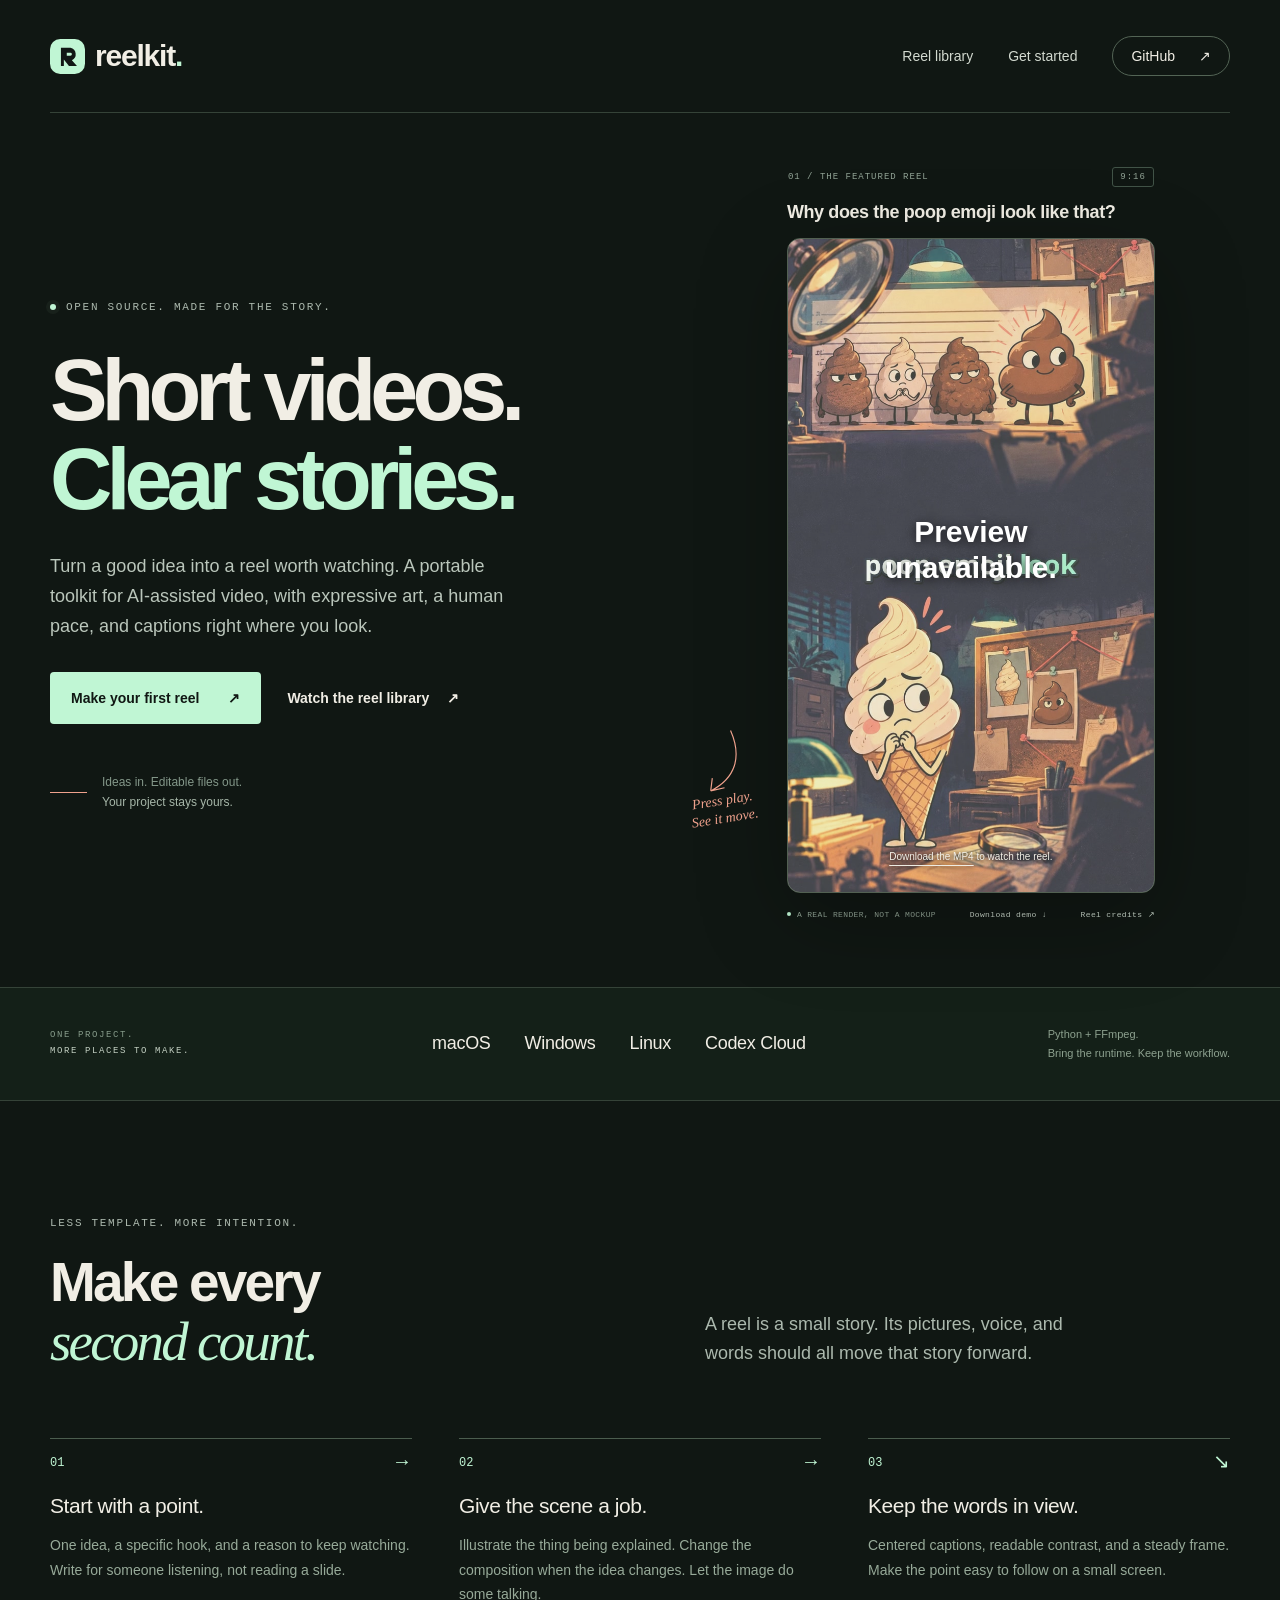
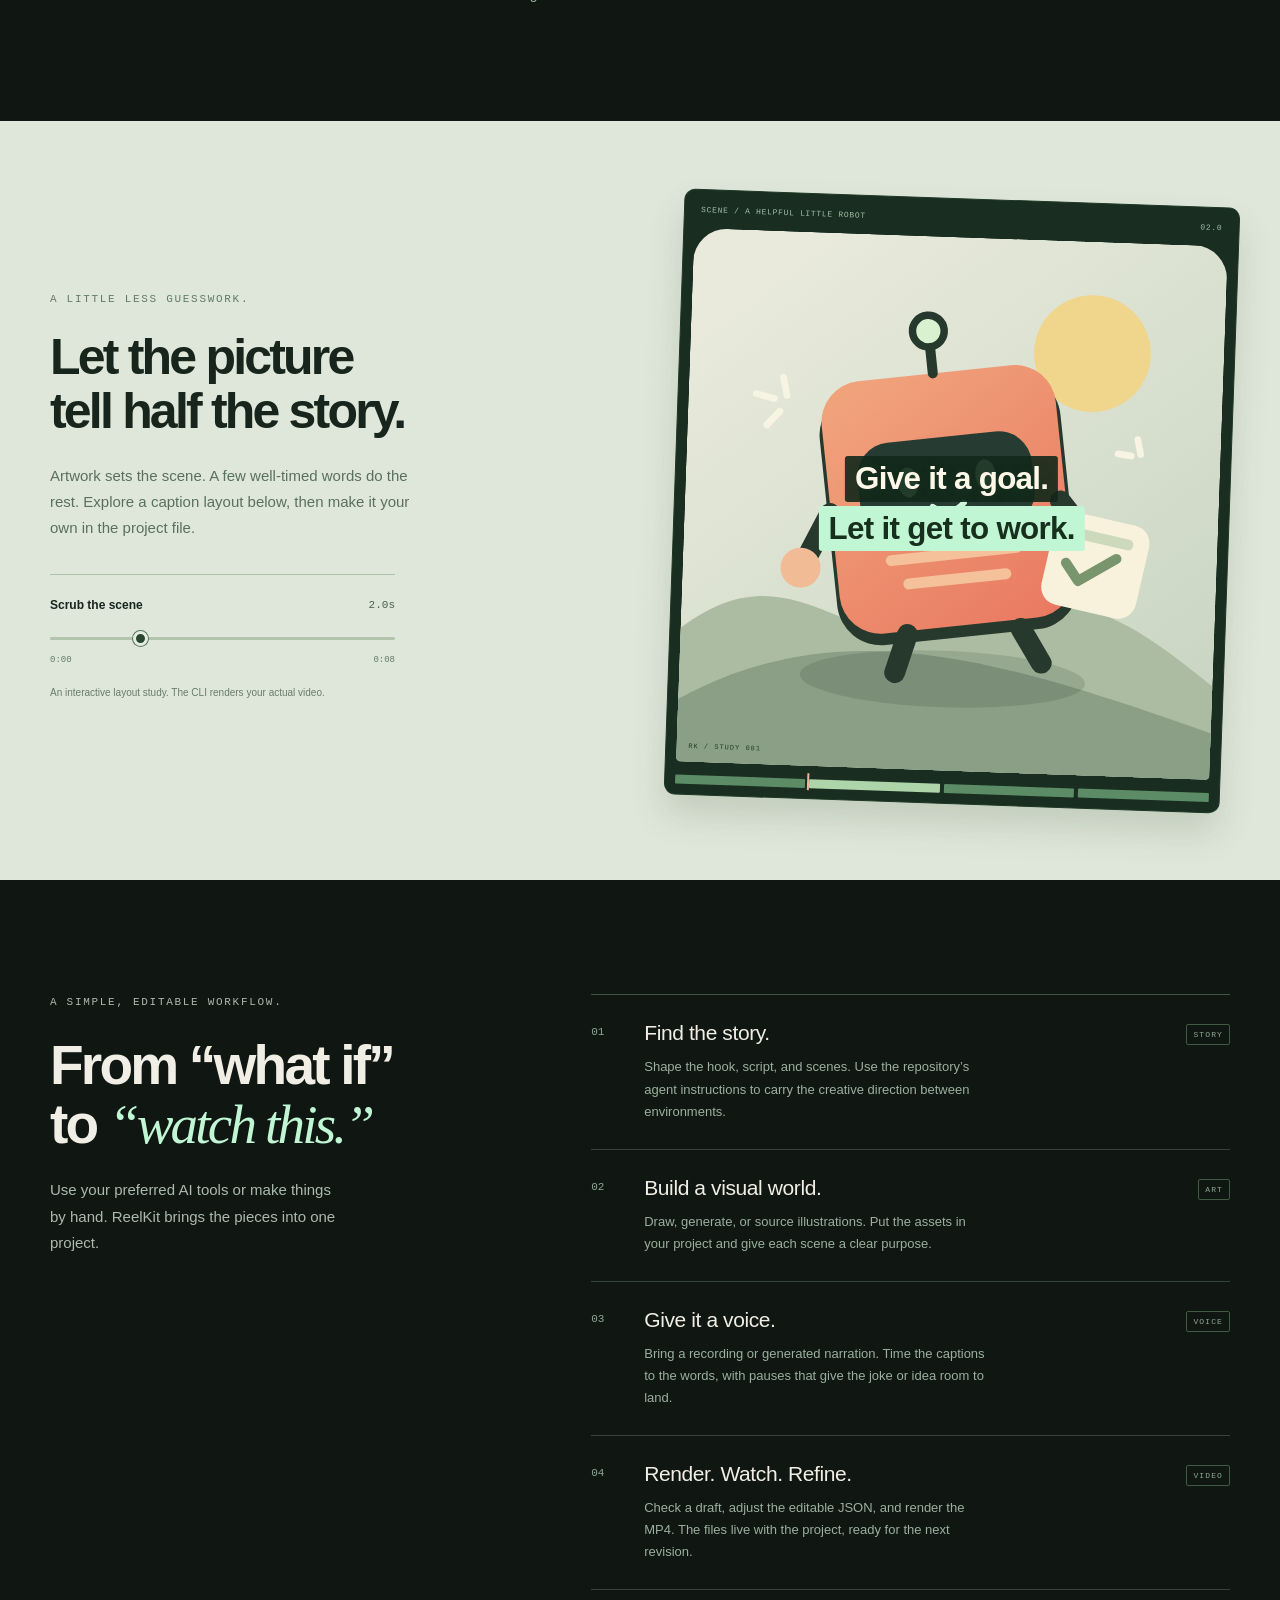
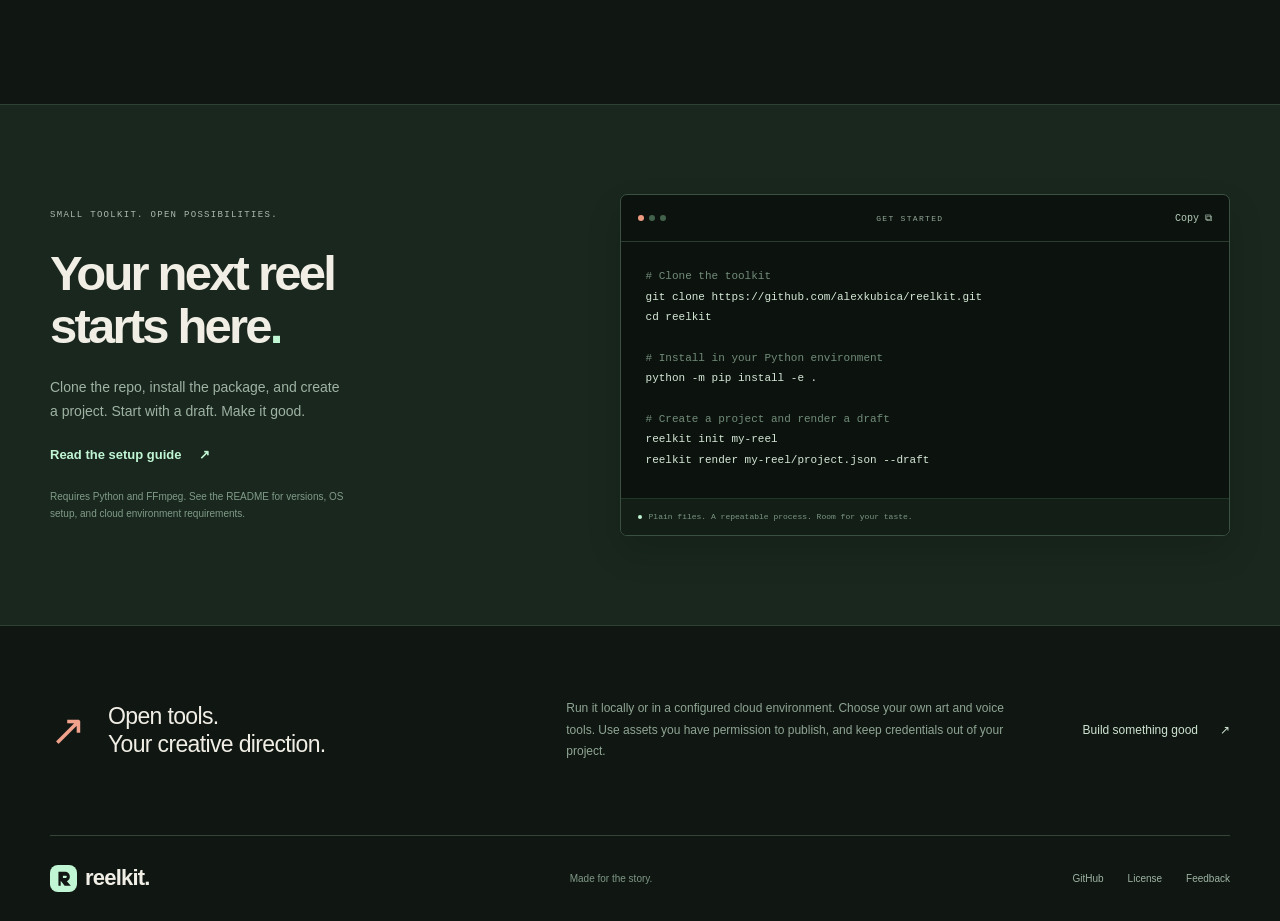
<file: docs/index.html>
<!doctype html>
<html lang="en">
<head>
  <meta charset="utf-8">
  <meta name="viewport" content="width=device-width, initial-scale=1">
  <meta name="theme-color" content="#101713">
  <meta name="description" content="An open, portable toolkit for making AI-assisted vertical videos with thoughtful scenes, clear voiceover, and centered captions.">
  <meta property="og:type" content="website">
  <meta property="og:title" content="ReelKit — Short videos. Clear stories.">
  <meta property="og:description" content="Write a story. Bring your art and voice. Render a reel. An open toolkit for AI-assisted vertical video.">
  <meta property="og:image" content="https://alexkubica.github.io/reelkit/assets/social-card.png">
  <meta property="og:image:width" content="1200">
  <meta property="og:image:height" content="630">
  <meta property="og:url" content="https://alexkubica.github.io/reelkit/">
  <link rel="icon" href="./assets/mark.svg" type="image/svg+xml">
  <link rel="stylesheet" href="./styles.css?v=library-1">
  <script src="./app.js?v=poop-english-1" defer></script>
  <title>ReelKit — Short videos. Clear stories.</title>
</head>
<body>
  <a class="skip-link" href="#main">Skip to content</a>
  <header class="site-header shell">
    <a class="wordmark" href="#" aria-label="ReelKit home"><img src="./assets/mark.svg" width="35" height="35" alt=""><span>reelkit<span class="wordmark-period">.</span></span></a>
    <nav aria-label="Main navigation"><a href="./library.html">Reel library</a><a class="nav-setup" href="#start">Get started</a><a class="nav-github" href="https://github.com/alexkubica/reelkit">GitHub <span aria-hidden="true">↗</span></a></nav>
  </header>

  <main id="main">
    <section class="hero shell" aria-labelledby="hero-title">
      <div class="hero-copy">
        <p class="eyebrow"><span class="status-dot" aria-hidden="true"></span> Open source. Made for the story.</p>
        <h1 id="hero-title">Short videos.<br><span>Clear stories.</span></h1>
        <p class="hero-description">Turn a good idea into a reel worth watching. A portable toolkit for AI-assisted video, with expressive art, a human pace, and captions right where you look.</p>
        <div class="hero-actions"><a class="button button-primary" href="#start">Make your first reel <span aria-hidden="true">↗</span></a><a class="text-link" href="./library.html">Watch the reel library <span aria-hidden="true">↗</span></a></div>
        <div class="hero-note"><span class="note-line" aria-hidden="true"></span><p>Ideas in. Editable files out.<br><strong>Your project stays yours.</strong></p></div>
      </div>

      <div class="hero-stage">
        <div class="stage-topline"><span>01 / THE FEATURED REEL</span><span class="stage-format">9:16</span></div>
        <div class="featured-reel"><h2 id="featured-reel-title">Why does the poop emoji look like that?</h2></div>
        <div class="video-frame">
          <video id="demo-video" class="demo-video" controls playsinline preload="metadata" poster="./assets/poster.jpg?v=poop-english-1" aria-labelledby="featured-reel-title">
            <source src="./assets/demo.mp4?v=poop-english-1" type="video/mp4">
            Your browser cannot play this video. <a href="./assets/demo.mp4?v=poop-english-1">Download the MP4 demo.</a>
          </video>
          <div class="video-fallback" id="video-fallback" hidden><img src="./assets/poster.jpg?v=poop-english-1" alt="Cartoon poop and ice cream in the featured reel"><p>Preview<br>unavailable.</p><span><a href="./assets/demo.mp4?v=poop-english-1" download>Download the MP4</a> to watch the reel.</span></div>
        </div>
        <div class="stage-bottomline"><span><i aria-hidden="true"></i> A REAL RENDER, NOT A MOCKUP</span><a href="./assets/demo.mp4?v=poop-english-1" download>Download demo <span aria-hidden="true">↓</span></a><a href="https://github.com/alexkubica/reelkit/blob/main/docs/assets/FEATURED-REEL.md">Reel credits <span aria-hidden="true">↗</span></a></div>
        <div class="margin-note"><svg viewBox="0 0 70 52" aria-hidden="true"><path d="M65 4C56 33 36 45 8 38m0 0 10-9M8 38l13 7"/></svg><span>Press play.<br>See it move.</span></div>
      </div>
    </section>

    <div class="platform-band"><div class="shell platform-inner"><p>ONE PROJECT.<br><strong>MORE PLACES TO MAKE.</strong></p><ul aria-label="Supported environments"><li>macOS</li><li>Windows</li><li>Linux</li><li>Codex Cloud</li></ul><span>Python + FFmpeg.<br>Bring the runtime. Keep the workflow.</span></div></div>

    <section class="approach shell section-space" id="approach" aria-labelledby="approach-title">
      <div class="section-heading"><p class="eyebrow">LESS TEMPLATE. MORE INTENTION.</p><h2 id="approach-title">Make every<br><em>second count.</em></h2><p>A reel is a small story. Its pictures, voice, and words should all move that story forward.</p></div>
      <div class="principle-grid">
        <article class="principle"><div class="principle-number">01 <span>→</span></div><h3>Start with a point.</h3><p>One idea, a specific hook, and a reason to keep watching. Write for someone listening, not reading a slide.</p></article>
        <article class="principle"><div class="principle-number">02 <span>→</span></div><h3>Give the scene a job.</h3><p>Illustrate the thing being explained. Change the composition when the idea changes. Let the image do some talking.</p></article>
        <article class="principle"><div class="principle-number">03 <span>↘</span></div><h3>Keep the words in view.</h3><p>Centered captions, readable contrast, and a steady frame. Make the point easy to follow on a small screen.</p></article>
      </div>
    </section>

    <section class="preview-section" aria-labelledby="preview-title">
      <div class="shell preview-layout">
        <div class="preview-copy"><p class="eyebrow">A LITTLE LESS GUESSWORK.</p><h2 id="preview-title">Let the picture<br>tell half the story.</h2><p>Artwork sets the scene. A few well-timed words do the rest. Explore a caption layout below, then make it your own in the project file.</p><div class="preview-controls"><label for="scene-time">Scrub the scene <output id="time-output" for="scene-time">2.0s</output></label><input id="scene-time" type="range" min="0" max="8" value="2" step="0.1" aria-describedby="preview-note"><div class="range-labels" aria-hidden="true"><span>0:00</span><span>0:08</span></div></div><p class="small-note" id="preview-note">An interactive layout study. The CLI renders your actual video.</p></div>
        <div class="scene-study">
          <div class="scene-toolbar"><span>SCENE / A HELPFUL LITTLE ROBOT</span><span id="scene-marker">02.0</span></div>
          <div class="scene-art"><img src="./assets/story.svg" alt="A warm coral robot with a completed task in a soft green landscape" width="640" height="640"><div class="scene-caption" id="scene-caption" aria-live="off"><span>Give it a goal.</span><span class="caption-highlight">Let it get to work.</span></div><span class="scene-corner" aria-hidden="true">RK / STUDY 001</span></div>
          <div class="caption-track" aria-hidden="true"><span></span><span></span><span></span><span></span><i id="track-playhead"></i></div>
        </div>
      </div>
    </section>

    <section class="workflow shell section-space" aria-labelledby="workflow-title">
      <div class="workflow-heading"><p class="eyebrow">A SIMPLE, EDITABLE WORKFLOW.</p><h2 id="workflow-title">From “what if”<br>to <em>“watch this.”</em></h2><p>Use your preferred AI tools or make things by hand. ReelKit brings the pieces into one project.</p></div>
      <ol class="workflow-list">
        <li><span class="step-number">01</span><div><h3>Find the story.</h3><p>Shape the hook, script, and scenes. Use the repository’s agent instructions to carry the creative direction between environments.</p></div><span class="step-tag">STORY</span></li>
        <li><span class="step-number">02</span><div><h3>Build a visual world.</h3><p>Draw, generate, or source illustrations. Put the assets in your project and give each scene a clear purpose.</p></div><span class="step-tag">ART</span></li>
        <li><span class="step-number">03</span><div><h3>Give it a voice.</h3><p>Bring a recording or generated narration. Time the captions to the words, with pauses that give the joke or idea room to land.</p></div><span class="step-tag">VOICE</span></li>
        <li><span class="step-number">04</span><div><h3>Render. Watch. Refine.</h3><p>Check a draft, adjust the editable JSON, and render the MP4. The files live with the project, ready for the next revision.</p></div><span class="step-tag">VIDEO</span></li>
      </ol>
    </section>

    <section class="quickstart-section" id="start" aria-labelledby="start-title">
      <div class="shell quickstart-layout">
        <div class="quickstart-copy"><p class="eyebrow">SMALL TOOLKIT. OPEN POSSIBILITIES.</p><h2 id="start-title">Your next reel<br>starts here<span>.</span></h2><p>Clone the repo, install the package, and create a project. Start with a draft. Make it good.</p><a class="text-link" href="https://github.com/alexkubica/reelkit#readme">Read the setup guide <span aria-hidden="true">↗</span></a><p class="requirements-note">Requires Python and FFmpeg. See the README for versions, OS setup, and cloud environment requirements.</p></div>
        <div class="terminal"><div class="terminal-bar"><span class="terminal-dots" aria-hidden="true"><i></i><i></i><i></i></span><span>GET STARTED</span><button id="copy-command" type="button" aria-label="Copy quickstart commands">Copy <span aria-hidden="true">⧉</span></button></div><pre><code id="quickstart-commands"><span class="code-comment"># Clone the toolkit</span>
git clone https://github.com/alexkubica/reelkit.git
cd reelkit

<span class="code-comment"># Install in your Python environment</span>
python -m pip install -e .

<span class="code-comment"># Create a project and render a draft</span>
reelkit init my-reel
reelkit render my-reel/project.json --draft</code></pre><div class="terminal-footer"><span class="terminal-dot" aria-hidden="true"></span> Plain files. A repeatable process. Room for your taste.</div></div>
      </div>
    </section>

    <section class="open-note shell" aria-label="Open source and responsible asset use"><div><span class="open-symbol" aria-hidden="true">↗</span><h2>Open tools.<br>Your creative direction.</h2></div><p>Run it locally or in a configured cloud environment. Choose your own art and voice tools. Use assets you have permission to publish, and keep credentials out of your project.</p><a href="https://github.com/alexkubica/reelkit">Build something good <span aria-hidden="true">↗</span></a></section>
  </main>

  <footer class="site-footer shell"><a class="wordmark footer-wordmark" href="#" aria-label="ReelKit, back to top"><img src="./assets/mark.svg" width="27" height="27" alt=""><span>reelkit.</span></a><p>Made for the story.</p><div><a href="https://github.com/alexkubica/reelkit">GitHub</a><a href="https://github.com/alexkubica/reelkit/blob/main/LICENSE">License</a><a href="https://github.com/alexkubica/reelkit/issues">Feedback</a></div></footer>
  <div id="copy-status" class="sr-only" role="status" aria-live="polite"></div>
</body>
</html>
</file>
<file: docs/styles.css>
@charset "UTF-8";

:root{color-scheme:dark;--ink:#101713;--surface:#17221b;--paper:#f1eee5;--muted:#acb9ae;--mint:#c0f6d4;--coral:#f0a28d;--line:#354338;--font:-apple-system,BlinkMacSystemFont,"Segoe UI",Arial,sans-serif;--mono:ui-monospace,SFMono-Regular,Consolas,"Liberation Mono",monospace}
*,*::before,*::after{box-sizing:border-box}
html{scroll-behavior:smooth;scroll-padding-top:35px}
body{margin:0;background:var(--ink);color:var(--paper);font-family:var(--font);-webkit-font-smoothing:antialiased}
button,input{font:inherit}
a{color:inherit;text-decoration:none;text-underline-offset:5px}
a:hover{text-decoration:underline}
button{cursor:pointer}
button:focus-visible,a:focus-visible,input:focus-visible{outline:3px solid var(--mint);outline-offset:6px}
img,video{max-width:100%;display:block}
button{color:inherit}
::selection{background:var(--mint);color:var(--ink)}
[hidden]{display:none!important}
.shell{width:min(1240px,calc(100% - 100px));margin-inline:auto}
.sr-only{position:absolute;width:1px;height:1px;padding:0;margin:-1px;overflow:hidden;clip:rect(0,0,0,0);white-space:nowrap;border:0}
.skip-link{position:fixed;top:-100px;left:20px;z-index:20;padding:14px;background:var(--mint);color:var(--ink)}
.skip-link:focus{top:15px}
.site-header{height:113px;display:flex;align-items:center;justify-content:space-between;border-bottom:1px solid var(--line)}
.wordmark{display:flex;align-items:center;gap:10px;font-weight:760;font-size:30px;letter-spacing:-1.2px}
.wordmark:hover{text-decoration:none}
.wordmark-period{color:var(--mint)}
nav{display:flex;gap:35px;align-items:center;font-size:14px}
nav a{color:#d2d9cf}
.nav-github{border:1px solid #536455;border-radius:100px;padding:11px 18px;display:flex;gap:24px;color:var(--paper)}
.hero{display:grid;grid-template-columns:1.2fr 1fr;gap:40px;align-items:center;min-height:810px;padding-block:54px 68px}
.hero-copy{padding-top:25px}
.eyebrow{font:11px/1.5 var(--mono);letter-spacing:1.7px;color:var(--muted);font-weight:500;margin:0 0 31px;text-transform:uppercase}
.hero .eyebrow{display:flex;gap:10px;align-items:center}
.status-dot{width:6px;height:6px;background:var(--mint);border-radius:50%;box-shadow:0 0 0 4px #c0f6d40b}
h1,h2,h3,p{margin-top:0}
h1{font-size:clamp(64px,6.75vw,96px);line-height:1.025;letter-spacing:-6px;font-weight:650;margin-bottom:29px}
h1>span{color:var(--mint)}
.hero-description{font-size:18px;line-height:1.65;max-width:470px;color:#bac6bb;margin-bottom:31px}
.hero-actions{display:flex;align-items:center;gap:26px;flex-wrap:wrap}
.button{display:inline-flex;align-items:center;justify-content:center;gap:29px;min-height:52px;padding:15px 21px;border-radius:4px;font-size:14px;font-weight:650;transition:background .2s,color .2s}
.button:hover{text-decoration:none;background:#ddffe9}
.button-primary{background:var(--mint);color:var(--ink)}
.text-link{display:inline-flex;gap:18px;align-items:center;font-size:14px;font-weight:600}
.hero-note{display:flex;gap:15px;align-items:center;margin-top:49px}
.note-line{width:37px;height:1px;background:var(--coral)}
.hero-note p{margin:0;color:#839789;font-size:12px;line-height:1.6}
.hero-note strong{font-weight:500;color:#a6b6a8}
.hero-stage{position:relative;width:368px;justify-self:center}
.stage-topline,.stage-bottomline{display:flex;align-items:center;justify-content:space-between;font:9px var(--mono);letter-spacing:1px;color:#92a496}
.stage-topline{padding:0 1px 13px}
.stage-format{border:1px solid #415347;border-radius:3px;padding:4px 7px}
.video-frame{aspect-ratio:9/16;border-radius:13px;background:#25342a;overflow:hidden;position:relative;border:1px solid #526052;box-shadow:0 25px 90px #0004}
.demo-video{width:100%;height:100%;object-fit:cover;background:#25342a}
.video-fallback{position:absolute;inset:0;background:#ccdbc5;display:flex;flex-direction:column;justify-content:center;color:var(--ink)}
.video-fallback>img{width:100%;margin-top:-80px}
.video-fallback>p{position:absolute;text-align:center;width:100%;font-size:30px;font-weight:800;line-height:1.2;color:white;text-shadow:0 2px 12px #000b}
.video-fallback>span{position:absolute;bottom:30px;left:20px;right:20px;font-size:10px;text-align:center}
.video-fallback a{text-decoration:underline}
.stage-bottomline{padding-top:17px;letter-spacing:.35px;font-size:8px;gap:12px;flex-wrap:wrap}
.stage-bottomline>span{display:flex;gap:6px;align-items:center}
.stage-bottomline i{display:block;width:4px;height:4px;border-radius:50%;background:var(--mint)}
.stage-bottomline a{color:#cad7cb}
.margin-note{position:absolute;bottom:92px;left:-107px;transform:rotate(-9deg);font-family:Georgia,serif;font-size:14px;font-style:italic;line-height:1.25;color:var(--coral);text-align:center}
.margin-note svg{width:67px;height:52px;display:block;margin-left:12px;fill:none;stroke:var(--coral);stroke-width:1.2;transform:rotate(-32deg)}
.platform-band{border-top:1px solid var(--line);border-bottom:1px solid var(--line);background:#142018}
.platform-inner{display:flex;align-items:center;justify-content:space-between;gap:35px;min-height:112px}
.platform-inner p{font:9px/1.7 var(--mono);letter-spacing:1.6px;margin:0;color:#879c8b}
.platform-inner p strong{font-weight:500;color:#c4d0c3}
.platform-inner ul{list-style:none;padding:0;margin:0;display:flex;align-items:center;gap:34px;font-size:18px;letter-spacing:-.3px;font-weight:500}
.platform-inner>span{font-size:11px;line-height:1.7;color:#8da18f}
.section-space{padding-block:114px}
.section-heading{display:grid;grid-template-columns:1fr 1fr;column-gap:130px;align-items:end}
.section-heading>.eyebrow{grid-column:1/-1;margin-bottom:22px}
h2{font-size:clamp(42px,4.3vw,60px);line-height:1.075;letter-spacing:-2.8px;font-weight:550}
h2 em{font-family:Georgia,"Times New Roman",serif;font-weight:400;color:var(--mint)}
.section-heading h2{margin:0}
.section-heading>p:last-child{font-size:18px;line-height:1.6;color:var(--muted);max-width:370px;margin:0 0 4px}
.principle-grid{display:grid;grid-template-columns:repeat(3,1fr);gap:47px;margin-top:67px}
.principle-number{display:flex;justify-content:space-between;padding:17px 0 24px;border-top:1px solid #4b5d4e;color:var(--mint);font:12px var(--mono)}
.principle-number>span{font:20px var(--font);line-height:.5}
.principle h3{font-size:21px;font-weight:500;letter-spacing:-.45px;margin:0 0 15px}
.principle p{font-size:14px;color:#97aa99;line-height:1.75;margin:0}
.preview-section{background:#dfe7da;color:#17251d;padding-block:77px;overflow:hidden}
.preview-layout{display:grid;grid-template-columns:1fr 1.08fr;gap:110px;align-items:center}
.preview-copy .eyebrow{color:#607b65;margin-bottom:24px}
.preview-copy h2{margin-bottom:24px;font-size:50px}
.preview-copy>p:not(.eyebrow):not(.small-note){font-size:15px;line-height:1.75;color:#59705d;max-width:365px}
.preview-controls{border-top:1px solid #b1c0ab;padding-top:23px;margin-top:32px;max-width:345px}
.preview-controls label{display:flex;align-items:center;justify-content:space-between;font-size:12px;font-weight:600}
.preview-controls output{font:11px var(--mono);color:#49634d}
input[type=range]{appearance:none;-webkit-appearance:none;width:100%;height:25px;background:transparent;cursor:pointer;margin:14px 0 0;accent-color:#304e37}
input[type=range]::-webkit-slider-runnable-track{height:3px;background:#b3c4ac;border-radius:3px}
input[type=range]::-moz-range-track{height:3px;background:#b3c4ac;border-radius:3px}
input[type=range]::-webkit-slider-thumb{appearance:none;-webkit-appearance:none;height:15px;width:15px;border-radius:50%;background:#29472f;margin-top:-6px;border:3px solid #e4eddf;box-shadow:0 0 0 1px #5b765e}
input[type=range]::-moz-range-thumb{height:12px;width:12px;border-radius:50%;background:#29472f;border:3px solid #e4eddf;box-shadow:0 0 0 1px #5b765e}
input[type=range]:focus-visible{outline-color:#29472f}
.range-labels{display:flex;justify-content:space-between;color:#637d66;font:9px var(--mono)}
.small-note{font-size:10px;color:#687d69;line-height:1.7;margin-top:19px}
.scene-study{transform:rotate(2deg);background:#192d20;border:1px solid #1d3825;padding:10px;border-radius:11px;box-shadow:0 20px 35px #2b432728}
.scene-toolbar{display:flex;justify-content:space-between;align-items:center;height:28px;padding:0 6px 9px;font:8px var(--mono);letter-spacing:.7px;color:#a4bca7}
.scene-art{border-radius:5px;overflow:hidden;position:relative;aspect-ratio:1/1}
.scene-art>img{width:100%;height:100%;object-fit:cover}
.scene-caption{position:absolute;inset:0;display:flex;flex-direction:column;justify-content:center;align-items:center;gap:4px;pointer-events:none;transform:rotate(-2deg);font-weight:800;font-size:clamp(18px,2.45vw,32px);line-height:1.2;letter-spacing:-.7px;text-shadow:0 2px 9px #173b2380;text-align:center;padding:20px}
.scene-caption>span{background:#12291ae6;color:#fff8e9;padding:4px 10px;border-radius:3px}
.scene-caption>.caption-highlight{background:var(--mint);color:#17301d;text-shadow:none}
.scene-corner{position:absolute;bottom:12px;left:12px;font:7px var(--mono);color:#203f2b;letter-spacing:1px}
.caption-track{height:22px;position:relative;display:flex;gap:4px;align-items:end;padding-top:7px}
.caption-track>span{display:block;flex:1;height:9px;background:#5b8c65;border-radius:1px}
.caption-track>span:nth-child(2){background:#aed4aa}
.caption-track>i{position:absolute;bottom:-2px;height:17px;width:2px;background:#f1b39b;left:25%;transform:translateX(-1px)}
.workflow{display:grid;grid-template-columns:1fr 1.4fr;gap:85px}
.workflow-heading .eyebrow{margin-bottom:25px}
.workflow-heading h2{margin-bottom:23px}
.workflow-heading>p:last-child{color:var(--muted);font-size:15px;line-height:1.75;max-width:300px}
.workflow-list{list-style:none;margin:0;padding:0;border-top:1px solid #405344}
.workflow-list>li{display:grid;grid-template-columns:28px 1fr auto;gap:25px;padding-block:26px;border-bottom:1px solid var(--line)}
.step-number{font:11px/1.7 var(--mono);color:#8ea694;padding-top:2px}
.workflow-list h3{font-size:21px;font-weight:500;letter-spacing:-.4px;margin-bottom:11px}
.workflow-list p{font-size:13px;line-height:1.7;color:#9baf9e;margin:0;max-width:350px}
.step-tag{font:8px var(--mono);letter-spacing:1.1px;color:#8da894;border:1px solid #405a46;height:21px;padding:5px 6px;border-radius:2px;margin-top:3px}
.quickstart-section{background:#19271e;border-top:1px solid #2e4233;border-bottom:1px solid #2e4233;padding-block:89px}
.quickstart-layout{display:grid;grid-template-columns:1fr 1.3fr;gap:100px;align-items:center}
.quickstart-copy .eyebrow{font-size:9px;letter-spacing:1.3px;margin-bottom:25px}
.quickstart-copy h2{font-size:49px;margin-bottom:22px}
.quickstart-copy h2>span{color:var(--mint)}
.quickstart-copy>p:not(.eyebrow):not(.requirements-note){font-size:14px;line-height:1.75;color:#9fb3a3;max-width:300px;margin-bottom:21px}
.quickstart-copy .text-link{color:var(--mint);font-size:13px}
.requirements-note{font-size:10px;line-height:1.7;color:#819c88;max-width:300px;margin:25px 0 0}
.terminal{background:#0c130f;border:1px solid #3a5141;border-radius:7px;overflow:hidden;box-shadow:0 16px 35px #0002;min-width:0}
.terminal-bar{height:47px;border-bottom:1px solid #2b3c30;display:flex;align-items:center;justify-content:space-between;padding-inline:17px;font:8px var(--mono);letter-spacing:1.3px;color:#93a697}
.terminal-dots{display:flex;gap:5px}
.terminal-dots>i{width:6px;height:6px;display:block;border-radius:50%;background:#42624b}
.terminal-dots>i:first-child{background:#ed9b81}
.terminal-bar>button{border:0;background:transparent;font:10px var(--mono);letter-spacing:0;color:#b5ccb9;padding:8px 0;min-width:58px;text-align:right}
.terminal pre{padding:24px 25px 28px;overflow:auto;font:11px/1.85 var(--mono);margin:0;color:#d7e8d7;tab-size:2}
.code-comment{color:#728c79}
.terminal-footer{display:flex;align-items:center;gap:7px;font:8px var(--mono);color:#7c9683;background:#121e16;padding:12px 17px;border-top:1px solid #203627;line-height:1.5}
.terminal-dot{display:block;height:4px;width:4px;background:var(--mint);border-radius:50%;flex:none}
.open-note{display:grid;grid-template-columns:1fr 1fr auto;align-items:center;gap:68px;padding-block:72px}
.open-note>div{display:flex;align-items:center;gap:22px}
.open-symbol{font-size:43px;color:var(--coral);font-weight:200}
.open-note h2{font-size:23px;line-height:1.25;letter-spacing:-.65px;font-weight:500;margin:0}
.open-note p{margin:0;font-size:12px;line-height:1.8;color:#8fa593}
.open-note>a{font-size:12px;display:flex;gap:22px;align-items:center;color:#cee3d0;white-space:nowrap}
.site-footer{display:flex;justify-content:space-between;align-items:center;gap:25px;padding-block:29px;border-top:1px solid var(--line)}
.footer-wordmark{font-size:22px;gap:8px;letter-spacing:-.8px}
.site-footer p{font-size:10px;color:#7f9886;margin:0}
.site-footer>div{display:flex;gap:24px;font-size:10px;color:#9db3a3}
@media(min-width:1500px){.hero{padding-block:66px 80px;gap:85px}.hero-stage{width:384px}.hero-copy{padding-top:0}}
@media(max-width:1150px){.shell{width:calc(100% - 70px)}.hero{gap:20px;min-height:760px}.hero-stage{width:320px}h1{letter-spacing:-4.8px}.hero-description{font-size:16px}.margin-note{display:none}.hero-actions{gap:20px}.hero-actions .text-link{font-size:12px}.button{font-size:12px;gap:20px}.platform-inner ul{gap:21px;font-size:16px}.platform-inner>span{display:none}.section-heading{column-gap:65px}.preview-layout{gap:70px}.preview-copy h2{font-size:42px}.workflow{gap:55px}.workflow-list>li{gap:15px}.quickstart-layout{gap:50px}.quickstart-copy h2{font-size:42px}.quickstart-copy .eyebrow{font-size:8px}.terminal pre{font-size:10px;padding-inline:19px}.open-note{gap:30px;grid-template-columns:1fr 1fr}.open-note>a{grid-column:2}.open-note>div{grid-row:1/3}.open-note p{margin-bottom:-10px}}
@media(max-width:850px){.shell{width:calc(100% - 48px)}.site-header{height:89px}.wordmark{font-size:25px}.wordmark img{width:31px;height:31px}nav{gap:20px;font-size:12px}.nav-github{padding:9px 13px;gap:14px}.hero{grid-template-columns:1fr 1fr;padding-block:50px;min-height:auto;gap:22px}.hero-stage{width:min(100%,270px)}h1{font-size:60px;letter-spacing:-3.7px}.hero-copy{padding:0}.hero .eyebrow{font-size:8px;letter-spacing:1px;margin-bottom:23px}.hero-description{font-size:14px;line-height:1.65;margin-bottom:24px}.hero-actions{gap:19px}.hero-actions .text-link{font-size:11px}.button{min-height:45px;padding:12px 16px;font-size:11px;gap:15px}.hero-note{margin-top:28px}.hero-note p{font-size:10px}.note-line{width:22px}.stage-topline{font-size:7px}.stage-bottomline{font-size:6px;padding-top:12px;gap:6px}.platform-inner{min-height:99px;gap:20px}.platform-inner p{font-size:7px;letter-spacing:.8px}.platform-inner ul{font-size:13px;gap:24px}.section-space{padding-block:78px}.section-heading{gap:0 45px}.section-heading>.eyebrow{font-size:9px}h2{font-size:43px}.section-heading>p:last-child{font-size:15px}.principle-grid{gap:28px;margin-top:48px}.principle h3{font-size:17px}.principle p{font-size:12px}.preview-section{padding-block:56px}.preview-layout{gap:40px}.preview-copy h2{font-size:37px;letter-spacing:-1.9px}.preview-copy .eyebrow{font-size:8px;letter-spacing:1px}.preview-copy>p:not(.eyebrow):not(.small-note){font-size:13px}.preview-controls{margin-top:24px;padding-top:17px}.small-note{font-size:8px}.scene-caption{font-size:23px;letter-spacing:-.5px;gap:3px;padding:8px}.scene-toolbar{font-size:6px;letter-spacing:.3px}.scene-study{padding:7px;border-radius:8px}.workflow{grid-template-columns:.85fr 1.2fr;gap:40px}.workflow-heading .eyebrow{font-size:8px;letter-spacing:1px}.workflow-heading h2{font-size:38px}.workflow-heading>p:last-child{font-size:13px}.workflow-list h3{font-size:18px}.workflow-list p{font-size:12px}.workflow-list>li{grid-template-columns:19px 1fr;gap:12px;padding-block:21px}.step-tag{display:none}.quickstart-layout{grid-template-columns:.85fr 1.2fr;gap:35px}.quickstart-section{padding-block:63px}.quickstart-copy h2{font-size:36px;letter-spacing:-2px}.quickstart-copy>p:not(.eyebrow):not(.requirements-note){font-size:13px}.quickstart-copy .eyebrow{font-size:7px;letter-spacing:.8px}.terminal pre{font-size:9px;padding:19px 16px}.terminal-bar{padding-inline:14px}.terminal-footer{font-size:7px;padding-inline:14px}.requirements-note{font-size:8px}.open-note{padding-block:48px;gap:24px}.open-note h2{font-size:21px}.open-note p{font-size:11px}.open-note>a{font-size:10px}}
@media(max-width:650px){.shell{width:calc(100% - 40px)}.site-header{height:79px}.wordmark{font-size:24px}.wordmark img{width:29px;height:29px}nav .nav-setup{display:none}nav{gap:18px;font-size:11px}.nav-github{padding:8px 12px;gap:13px}.hero{grid-template-columns:1fr;gap:42px;padding-top:46px;padding-bottom:46px}.hero-copy{max-width:480px}.hero .eyebrow{font-size:8px;letter-spacing:1.3px;margin-bottom:23px}h1{font-size:clamp(53px,11.5vw,72px);letter-spacing:-3.9px;margin-bottom:24px}.hero-description{font-size:15px;max-width:430px;margin-bottom:25px}.hero-actions{gap:23px}.button{font-size:12px;min-height:47px;padding-inline:17px}.hero-actions .text-link{font-size:12px}.hero-note{margin-top:27px;gap:11px}.hero-note p{font-size:10px}.hero-stage{width:min(77%,310px);justify-self:center;transform:translateX(4px)}.stage-topline{font-size:7px}.stage-bottomline{font-size:6px}.margin-note{display:block;left:-50px;bottom:118px;font-size:10px}.margin-note svg{width:44px;height:39px;margin-left:7px}.platform-inner{padding-block:21px;display:block}.platform-inner p{font-size:7px;line-height:1.6;letter-spacing:1px;margin-bottom:18px}.platform-inner p br{display:none}.platform-inner p strong{margin-left:7px}.platform-inner ul{gap:0;justify-content:space-between;font-size:14px}.section-space{padding-block:59px}.section-heading{grid-template-columns:1fr}.section-heading>.eyebrow{font-size:8px;letter-spacing:1.2px;margin-bottom:21px}h2{font-size:42px;letter-spacing:-2.2px}.section-heading>p:last-child{font-size:14px;max-width:330px;margin-top:24px}.principle-grid{grid-template-columns:1fr;margin-top:35px;gap:0}.principle{display:grid;grid-template-columns:35px 1fr;gap:0 16px;padding-block:24px;border-top:1px solid #3c4f40}.principle-number{display:block;border:0;padding:1px 0;font-size:10px;grid-row:1/3}.principle-number>span{display:none}.principle h3{font-size:20px;margin-bottom:10px}.principle p{font-size:13px;line-height:1.7;max-width:400px}.preview-section{padding-block:54px}.preview-layout{grid-template-columns:1fr;gap:36px}.preview-copy{max-width:440px}.preview-copy .eyebrow{font-size:8px;margin-bottom:21px}.preview-copy h2{font-size:40px;margin-bottom:21px}.preview-copy>p:not(.eyebrow):not(.small-note){font-size:14px}.preview-controls{max-width:100%;margin-top:26px}.small-note{font-size:9px;margin-top:14px}.scene-study{width:calc(100% - 13px);max-width:390px;margin-inline:auto;transform:rotate(1.5deg);padding:8px}.scene-caption{font-size:clamp(22px,6.2vw,29px);transform:rotate(-1.5deg)}.scene-toolbar{font-size:7px;letter-spacing:.45px}.workflow{grid-template-columns:1fr;gap:33px}.workflow-heading .eyebrow{font-size:8px}.workflow-heading h2{font-size:42px;margin-bottom:23px}.workflow-heading>p:last-child{font-size:14px;max-width:340px;margin-bottom:0}.workflow-list>li{grid-template-columns:24px 1fr auto;gap:15px;padding-block:23px}.workflow-list h3{font-size:20px}.workflow-list p{font-size:13px}.step-tag{display:block;font-size:6px;padding:5px;height:18px;margin-top:4px}.quickstart-section{padding-block:55px}.quickstart-layout{grid-template-columns:1fr;gap:32px}.quickstart-copy .eyebrow{font-size:8px;letter-spacing:1.3px;margin-bottom:22px}.quickstart-copy h2{font-size:42px;letter-spacing:-2px}.quickstart-copy>p:not(.eyebrow):not(.requirements-note){font-size:14px;max-width:360px}.quickstart-copy .text-link{font-size:13px}.requirements-note{font-size:9px;max-width:330px;margin-top:20px}.terminal pre{font-size:10px;padding:23px 17px}.terminal-bar{font-size:7px}.terminal-bar>button{font-size:10px}.terminal-footer{font-size:7px;padding-block:11px}.open-note{grid-template-columns:1fr;gap:24px;padding-block:47px}.open-note>div{grid-row:auto;gap:19px}.open-note h2{font-size:24px}.open-note p{font-size:12px;max-width:400px;margin-bottom:0}.open-note>a{grid-column:auto;font-size:12px}.open-symbol{font-size:42px}.site-footer{flex-wrap:wrap;padding-block:25px;gap:25px 10px}.footer-wordmark{font-size:21px}.footer-wordmark img{width:25px;height:25px}.site-footer p{font-size:10px}.site-footer>div{width:100%;font-size:11px;gap:24px}}
.featured-reel{margin-bottom:14px}
.featured-reel h2{font-size:18px;line-height:1.35;letter-spacing:-.4px;font-weight:600;margin:0 0 7px;max-width:340px}
.video-fallback>img{height:100%;object-fit:cover;margin-top:0;opacity:.7}
.video-fallback>span{color:var(--paper);text-shadow:0 1px 5px #000}
@media(max-width:850px){.featured-reel h2{font-size:16px}}
@media(max-width:650px){.featured-reel h2{font-size:17px}}
@media(prefers-reduced-motion:reduce){html{scroll-behavior:auto}*,*::before,*::after{transition:none!important;animation:none!important}}
</file>
